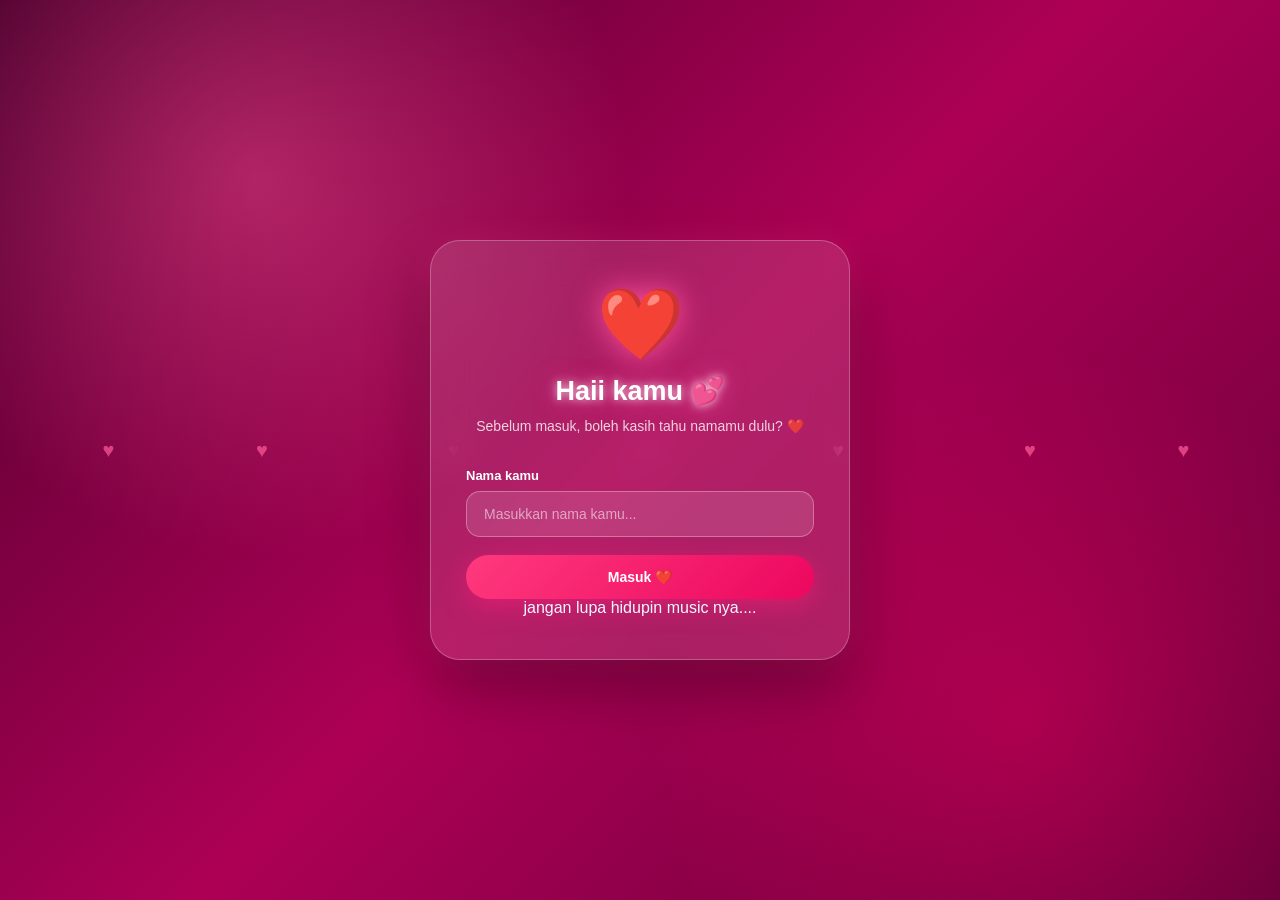
<file: index.html>
<!DOCTYPE html>
<html lang="id">

<head>
    <meta charset="UTF-8">
    <meta name="viewport" content="width=device-width, initial-scale=1.0">

    <title>for yaya ❤️</title>

    <style>
        * {
            margin: 0;
            padding: 0;
            box-sizing: border-box;
        }

        body {
            min-height: 100vh;
            display: flex;
            align-items: center;
            justify-content: center;
            padding: 20px;

            font-family: "DM Sans", Arial, sans-serif;

            background:
                radial-gradient(
                    circle at 20% 20%,
                    rgba(255, 80, 150, .45),
                    transparent 30%
                ),
                radial-gradient(
                    circle at 80% 80%,
                    rgba(255, 0, 100, .35),
                    transparent 30%
                ),
                linear-gradient(
                    135deg,
                    #4b002d,
                    #ad0055,
                    #650038
                );

            overflow: hidden;
        }


        /* =================================
           FLOATING BACKGROUND
        ================================= */

        .heart {
            position: fixed;

            color: #ff5c9a;

            font-size: 20px;

            opacity: .7;

            pointer-events: none;

            animation:
                float 6s linear infinite;
        }


        @keyframes float {

            0% {
                transform:
                    translateY(110vh)
                    rotate(0deg);

                opacity: 0;
            }

            15% {
                opacity: .8;
            }

            100% {
                transform:
                    translateY(-20vh)
                    rotate(360deg);

                opacity: 0;
            }
        }


        /* =================================
           LOGIN CARD
        ================================= */

        .login-card {

            width: min(420px, 100%);

            padding: 42px 35px;

            text-align: center;

            border:
                1px solid
                rgba(255,255,255,.25);

            border-radius: 30px;

            background:
                rgba(255,255,255,.12);

            backdrop-filter:
                blur(18px);

            box-shadow:
                0 25px 60px
                rgba(0,0,0,.35),

                0 0 35px
                rgba(255,50,140,.3);

            animation:
                cardIn .8s
                cubic-bezier(.17,.67,.35,1.3);
        }


        @keyframes cardIn {

            from {
                opacity: 0;

                transform:
                    translateY(40px)
                    scale(.9);
            }

            to {
                opacity: 1;

                transform:
                    translateY(0)
                    scale(1);
            }
        }


        /* =================================
           HEART
        ================================= */

        .main-heart {

            font-size: 70px;

            display: block;

            margin-bottom: 10px;

            animation:
                heartbeat 1.3s
                ease-in-out infinite;

            filter:
                drop-shadow(
                    0 0 15px
                    #ff4f98
                );
        }


        @keyframes heartbeat {

            0%,
            100% {
                transform: scale(1);
            }

            50% {
                transform: scale(1.15);
            }
        }


        /* =================================
           TITLE
        ================================= */

        h1 {

            color: white;

            font-size: 27px;

            margin-bottom: 8px;

            text-shadow:
                0 0 10px
                rgba(255,255,255,.8),

                0 0 25px
                rgba(255,80,160,.7);
        }


        .subtitle {

            color:
                rgba(255,255,255,.8);

            font-size: 14px;

            line-height: 1.6;

            margin-bottom: 30px;
        }


        /* =================================
           INPUT
        ================================= */

        .input-box {

            text-align: left;

            margin-bottom: 18px;
        }


        .input-box label {

            display: block;

            margin-bottom: 8px;

            color: white;

            font-size: 13px;

            font-weight: 600;
        }


        input {

            width: 100%;

            padding: 14px 17px;

            border:
                1px solid
                rgba(255,255,255,.3);

            border-radius: 14px;

            outline: none;

            background:
                rgba(255,255,255,.12);

            color: white;

            font-family: inherit;

            font-size: 14px;

            transition: .3s;
        }


        input::placeholder {

            color:
                rgba(255,255,255,.55);
        }


        input:focus {

            border-color:
                #ff5c9a;

            box-shadow:
                0 0 15px
                rgba(255,60,140,.35);

            background:
                rgba(255,255,255,.17);
        }


        /* =================================
           BUTTON
        ================================= */

        button {

            width: 100%;

            padding: 14px;

            border: none;

            border-radius: 30px;

            background:
                linear-gradient(
                    135deg,
                    #ff397d,
                    #ec075f
                );

            color: white;

            font-family: inherit;

            font-size: 14px;

            font-weight: 700;

            cursor: pointer;

            box-shadow:
                0 7px 25px
                rgba(255,30,120,.5);

            transition: .3s;
        }


        button:hover {

            transform:
                translateY(-3px)
                scale(1.02);

            box-shadow:
                0 10px 30px
                rgba(255,30,120,.75);
        }


        button:active {

            transform:
                scale(.97);
        }


        .error {

            display: none;

            margin-top: 12px;

            color: #ffb3cc;

            font-size: 12px;
        }


        /* =================================
           MOBILE
        ================================= */

        @media (max-width: 450px) {

            .login-card {
                padding: 35px 25px;
            }

            .main-heart {
                font-size: 60px;
            }

            h1 {
                font-size: 24px;
            }
        }
    </style>

</head>


<body>


    <!-- =================================
         BACKGROUND HEARTS
    ================================= -->

    <span class="heart" style="left:8%; animation-delay:0s;">♥</span>
    <span class="heart" style="left:20%; animation-delay:2s;">♥</span>
    <span class="heart" style="left:35%; animation-delay:4s;">♥</span>
    <span class="heart" style="left:50%; animation-delay:1s;">♥</span>
    <span class="heart" style="left:65%; animation-delay:3s;">♥</span>
    <span class="heart" style="left:80%; animation-delay:5s;">♥</span>
    <span class="heart" style="left:92%; animation-delay:2s;">♥</span>


    <!-- =================================
         LOGIN
    ================================= -->

    <div class="login-card">

        <span class="main-heart">
            ❤️
        </span>


        <h1>
            Haii kamu 💕
        </h1>


        <div class="subtitle">
            Sebelum masuk, boleh kasih tahu
            namamu dulu? ❤️
        </div>


        <form id="loginForm">

            <div class="input-box">

                <label for="nama">
                    Nama kamu
                </label>

                <input
                    type="text"
                    id="nama"
                    placeholder="Masukkan nama kamu..."
                    autocomplete="off"
                    maxlength="30"
                >

            </div>


            <button type="submit">
                Masuk ❤️
            </button>
            <p style="color: aliceblue; font-family: 'Gill Sans', 'Gill Sans MT', Calibri, 'Trebuchet MS', sans-serif;">jangan lupa hidupin music nya....</p>


            <div
                class="error"
                id="error"
            >
                Isi nama kamu dulu yaa 💕
            </div>

        </form>

    </div>


    <!-- =================================
         JAVASCRIPT
    ================================= -->

    <script>
    const form =
        document.getElementById(
            "loginForm"
        );

    const namaInput =
        document.getElementById(
            "nama"
        );

    const error =
        document.getElementById(
            "error"
        );

    form.addEventListener(
        "submit",
        function(event) {

            event.preventDefault();

            const nama =
                namaInput.value.trim();

            if (!nama) {

                error.style.display =
                    "block";

                namaInput.focus();

                return;

            }

            localStorage.setItem(
                "namaPacar",
                nama
            );

            localStorage.setItem(
                "playMusic",
                "true"
            );

            localStorage.setItem(
                "musicTime",
                "0"
            );

            window.location.href =
                "home.html";

        }
    );
</script>


</body>

</html>
</file>
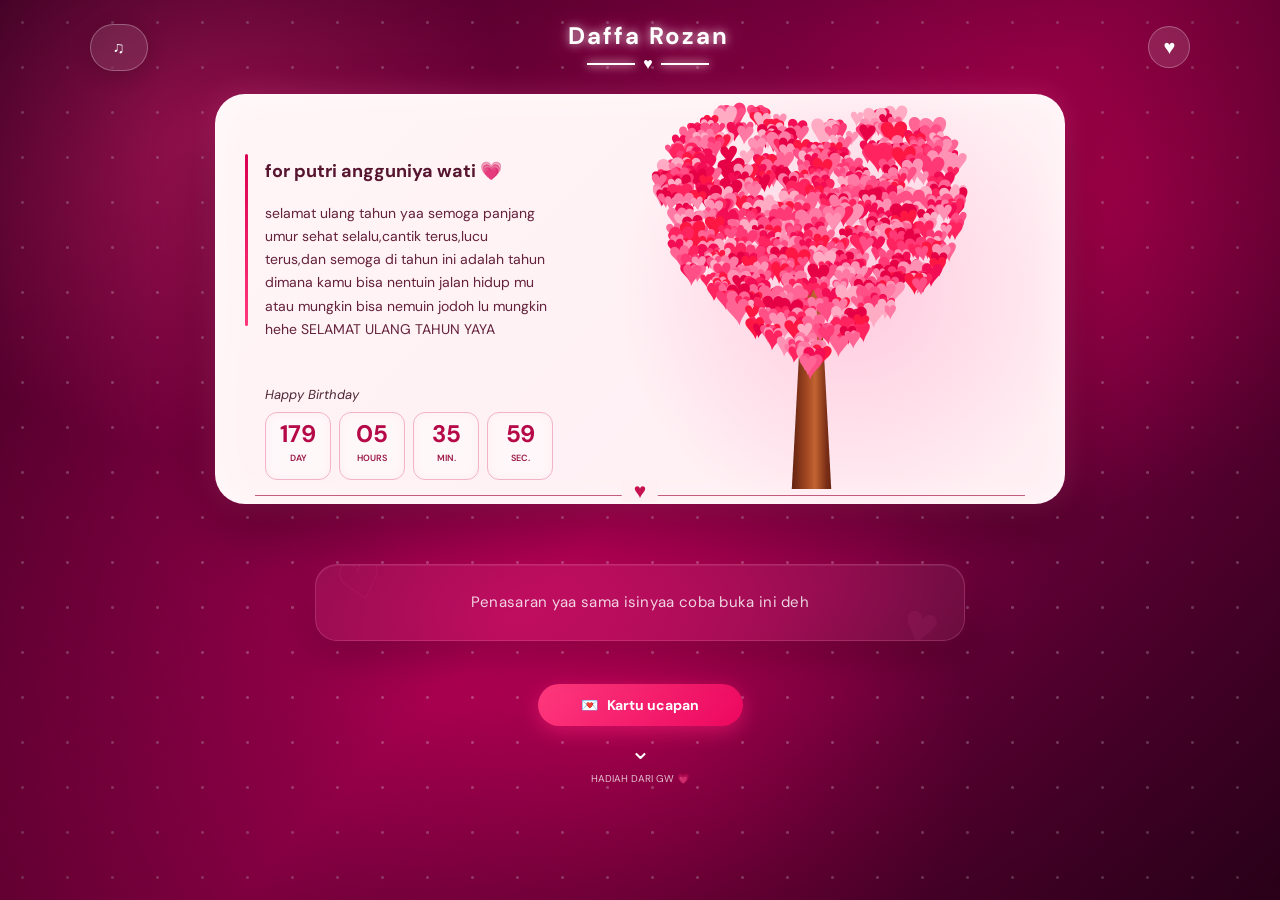
<file: home.html>
<!DOCTYPE html>
<html lang="id">
<head>
    <meta charset="UTF-8">
    <meta name="viewport" content="width=device-width, initial-scale=1.0">

    <title>For You ❤️</title>

    <link rel="preconnect" href="https://fonts.googleapis.com">
    <link rel="preconnect" href="https://fonts.gstatic.com" crossorigin>
    <link href="https://fonts.googleapis.com/css2?family=DM+Sans:wght@400;500;600;700&family=Dancing+Script:wght@500;600;700&display=swap" rel="stylesheet">

    <link rel="stylesheet" href="css.css">
    <style>
        /* =================================
   POPUP OVERLAY
================================= */

.popup {
    position: fixed;
    inset: 0;

    display: flex;
    align-items: center;
    justify-content: center;

    padding: 20px;

    background:
        radial-gradient(
            circle at 50% 50%,
            rgba(255, 45, 130, .15),
            transparent 45%
        ),
        rgba(15, 0, 10, .78);

    backdrop-filter: blur(10px);

    opacity: 0;
    visibility: hidden;

    transition: .4s ease;

    z-index: 9999;
}

.popup.active {
    opacity: 1;
    visibility: visible;
}


/* =================================
   POPUP CARD
================================= */

.popup-content {
    position: relative;

    width: min(440px, 100%);

    padding: 42px 35px 32px;

    text-align: center;

    border-radius: 32px;

    background:
        linear-gradient(
            145deg,
            rgba(100, 0, 55, .96),
            rgba(35, 0, 25, .98)
        );

    border:
        1px solid
        rgba(255, 140, 190, .25);

    box-shadow:
        0 35px 100px rgba(0, 0, 0, .65),
        0 0 50px rgba(255, 40, 140, .18),
        inset 0 1px 0 rgba(255,255,255,.12);

    transform:
        translateY(30px)
        scale(.88);

    transition:
        .5s cubic-bezier(.17,.67,.35,1.25);

    overflow: hidden;
}


/* popup muncul */

.popup.active .popup-content {
    transform:
        translateY(0)
        scale(1);
}


/* =================================
   GLOW DECORATION
================================= */

.popup-content::before {
    content: "";

    position: absolute;

    width: 180px;
    height: 180px;

    top: -90px;
    left: 50%;

    transform: translateX(-50%);

    background:
        rgba(255, 50, 140, .22);

    border-radius: 50%;

    filter: blur(45px);

    pointer-events: none;
}


.popup-content::after {
    content: "♡  ✦  ♡";

    position: absolute;

    top: 18px;
    left: 0;
    right: 0;

    color:
        rgba(255, 150, 195, .35);

    font-size: 12px;

    letter-spacing: 8px;

    pointer-events: none;
}


/* =================================
   CLOSE BUTTON
================================= */

.popup .close {
    position: absolute;

    top: 15px;
    right: 17px;

    width: 35px;
    height: 35px;

    padding: 0;

    display: flex;
    align-items: center;
    justify-content: center;

    border-radius: 50%;

    border:
        1px solid
        rgba(255,255,255,.15);

    background:
        rgba(255,255,255,.08);

    color:
        rgba(255,255,255,.75);

    font-size: 23px;

    line-height: 1;

    box-shadow: none;

    transition: .3s;

    z-index: 5;
}

.popup .close:hover {
    transform: rotate(90deg);

    background:
        rgba(255,80,150,.2);

    color: white;
}


/* =================================
   BIG HEART
================================= */

.big-heart {
    position: relative;

    display: inline-flex;

    align-items: center;
    justify-content: center;

    width: 90px;
    height: 90px;

    margin: 5px auto 15px;

    font-size: 50px;

    border-radius: 50%;

    background:
        radial-gradient(
            circle,
            rgba(255,80,160,.22),
            rgba(255,80,160,.05)
        );

    box-shadow:
        0 0 30px
        rgba(255,50,140,.25);

    animation:
        popupHeart 1.8s
        ease-in-out
        infinite;
}

@keyframes popupHeart {

    0%, 100% {
        transform: scale(1);
    }

    50% {
        transform: scale(1.08);
    }
}


/* =================================
   TITLE
================================= */

.popup-content h2 {
    margin: 0;

    color: white;

    font-family:
        "Dancing Script",
        cursive;

    font-size: 36px;

    font-weight: 700;

    text-shadow:
        0 0 12px rgba(255,255,255,.35),
        0 0 25px rgba(255,60,150,.5);
}


/* =================================
   TEXT
================================= */

.popup-text {
    margin: 12px auto 25px;

    max-width: 330px;

    color:
        rgba(255,255,255,.68);

    font-size: 13px;

    line-height: 1.8;
}


/* =================================
   MEMORY PREVIEW
================================= */

.memory-preview {
    position: relative;

    display: flex;

    align-items: center;

    gap: 15px;

    padding: 16px 18px;

    margin: 0 auto 20px;

    width: 100%;

    text-align: left;

    border-radius: 20px;

    background:
        linear-gradient(
            135deg,
            rgba(255,100,165,.13),
            rgba(255,255,255,.035)
        );

    border:
        1px solid
        rgba(255,130,180,.16);

    box-shadow:
        inset 0 1px 0
        rgba(255,255,255,.06);

    transition: .3s;
}

.memory-preview:hover {
    transform: translateY(-2px);

    border-color:
        rgba(255,130,180,.3);

    background:
        rgba(255,80,150,.12);
}


.memory-preview > span {
    display: flex;

    align-items: center;
    justify-content: center;

    width: 48px;
    height: 48px;

    flex-shrink: 0;

    border-radius: 14px;

    background:
        rgba(255,80,150,.12);

    font-size: 24px;

    box-shadow:
        0 0 18px
        rgba(255,50,140,.15);
}


.memory-preview div {
    display: flex;

    flex-direction: column;

    gap: 4px;
}


.memory-preview strong {
    color: white;

    font-size: 14px;
}


.memory-preview small {
    color:
        rgba(255,255,255,.48);

    font-size: 11px;
}


/* =================================
   MEMORY BUTTON
================================= */

.memory-btn {
    position: relative;

    width: 100%;

    padding: 15px 20px;

    border: 1px solid
        rgba(255,180,210,.2);

    border-radius: 30px;

    background:
        linear-gradient(
            135deg,
            #ff5798,
            #e80060
        );

    color: white;

    font-family: inherit;

    font-size: 13px;

    font-weight: 700;

    cursor: pointer;

    box-shadow:
        0 10px 30px
        rgba(255,30,120,.35);

    transition: .3s;

    overflow: hidden;
}


.memory-btn::before {
    content: "";

    position: absolute;

    top: 0;
    left: -100%;

    width: 70%;
    height: 100%;

    background:
        linear-gradient(
            90deg,
            transparent,
            rgba(255,255,255,.25),
            transparent
        );

    transform: skewX(-20deg);

    transition: .6s;
}


.memory-btn:hover::before {
    left: 130%;
}


.memory-btn:hover {
    transform:
        translateY(-3px);

    box-shadow:
        0 15px 35px
        rgba(255,30,120,.5);
}


.memory-btn:active {
    transform: scale(.97);
}


/* =================================
   FOOTER
================================= */

.popup-content h3 {
    margin-top: 20px;

    color:
        rgba(255,150,195,.75);

    font-family:
        "Dancing Script",
        cursive;

    font-size: 20px;

    font-weight: 500;
}
    </style>
</head>

<body>

   
    <div class="background-hearts"></div>
    <div class="sparkles"></div>

    <!-- HEADER -->
    <header>
        <button class="music-btn" onclick="toggleMusic()">
            ♫ <span></span>
        </button>

        <div class="logo">
            <h1>Daffa Rozan</h1>
            <div class="logo-line">
                <i></i>
                ♥
                <i></i>
            </div>
        </div>

        <button class="heart-btn">♥</button>
    </header>


    <!-- MAIN CARD -->
    <main>

        <section class="card">

            <!-- TEXT -->
            <div class="text-content">

                <div class="line"></div>

                <h2>
                    for putri angguniya wati
                    <span>💗</span>
                </h2>

                <p>
                   selamat ulang tahun yaa semoga panjang umur 
                   sehat selalu,cantik terus,lucu terus,dan semoga di tahun ini 
                   adalah tahun dimana kamu bisa nentuin jalan hidup mu 
                   atau mungkin bisa nemuin jodoh lu mungkin hehe
                   SELAMAT ULANG TAHUN YAYA 
                </p>

            </div>


            <!-- TREE -->
            <div class="tree-area">

                <div class="tree">

                    <!-- BATANG -->
                    <div class="trunk"></div>

                    <!-- DAUN / HATI -->
                    <div class="love-leaves"></div>

                </div>

            </div>


            <!-- COUNTDOWN -->
            <div class="countdown">

                <p>Happy Birthday</p>

                <div class="time-boxes">

                    <div class="time-box">
                        <strong id="days">00</strong>
                        <span>DAY</span>
                    </div>

                    <div class="time-box">
                        <strong id="hours">00</strong>
                        <span>HOURS</span>
                    </div>

                    <div class="time-box">
                        <strong id="minutes">00</strong>
                        <span>MIN.</span>
                    </div>

                    <div class="time-box">
                        <strong id="seconds">00</strong>
                        <span>SEC.</span>
                    </div>

                </div>

            </div>

            <div class="bottom-line">
                <span>♥</span>
            </div>

        </section>


        <!-- MESSAGE -->
        <section class="message-section">


            <div class="message-box">

                <p>
                   Penasaran yaa sama isinyaa coba buka ini deh
                </p>

            </div>

           <button class="gift-btn" onclick="openGift()">
                💌 &nbsp; Kartu ucapan
            </button>

            <div class="down-arrow">
                ⌄
            </div>

            <p class="footer-text">
                HADIAH DARI GW 💗
            </p>

        </section>

    </main>


    <!-- POPUP -->
    <div class="popup" id="popup">

        <div class="popup-content">

            <button class="close" onclick="closeGift()">×</button>

            <div class="big-heart">
                💗
            </div>

            <h2>Happy Birthday! 🎂</h2>

            <p class="popup-text">
                Ada satu hal kecil lagi yang aku siapin
                buat kamu...
                <br>
                semoga kamu suka 💕
            </p>

            <div class="memory-preview">

                <span>📸</span>

                <div>
                    <strong>Kenang-kenangan</strong>

                    <small>
                        Sedikit alur cerita duo anomali bertemu
                    </small>
                </div>

            </div>

            <button
                class="memory-btn"
                onclick="window.location.href='kenangan.html'"
            >
                💌 &nbsp; Buka isinya
            </button>

            <h3>
                keep strong yaya 💕
            </h3>

        </div>

    </div>

    <!-- AUDIO -->
    <audio id="music" loop>
        <source src="song.mp3" type="audio/mpeg">
    </audio>

    <script src="js.js"></script>

    <script>
function openGift() {
    document.getElementById("popup").classList.add("active");
}

function closeGift() {
    document.getElementById("popup").classList.remove("active");
}
</script>

</body>
</html>
</file>
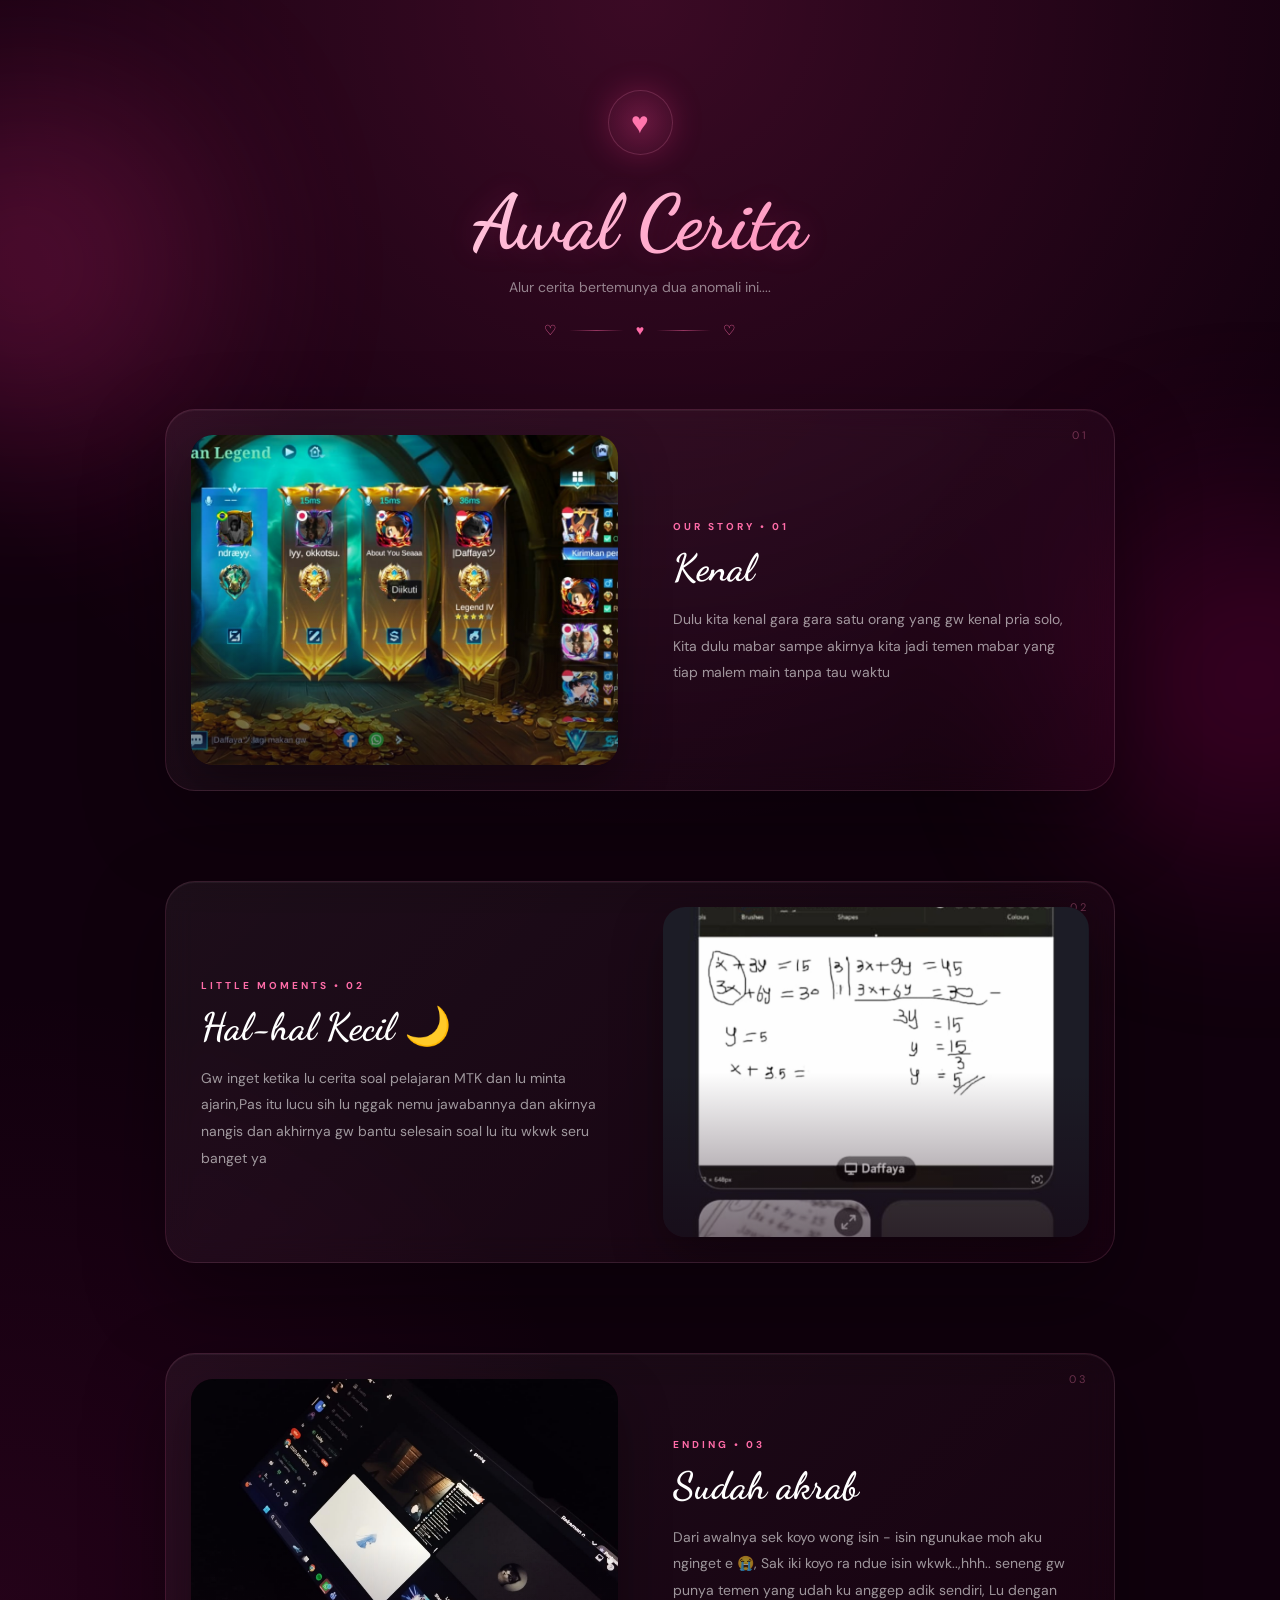
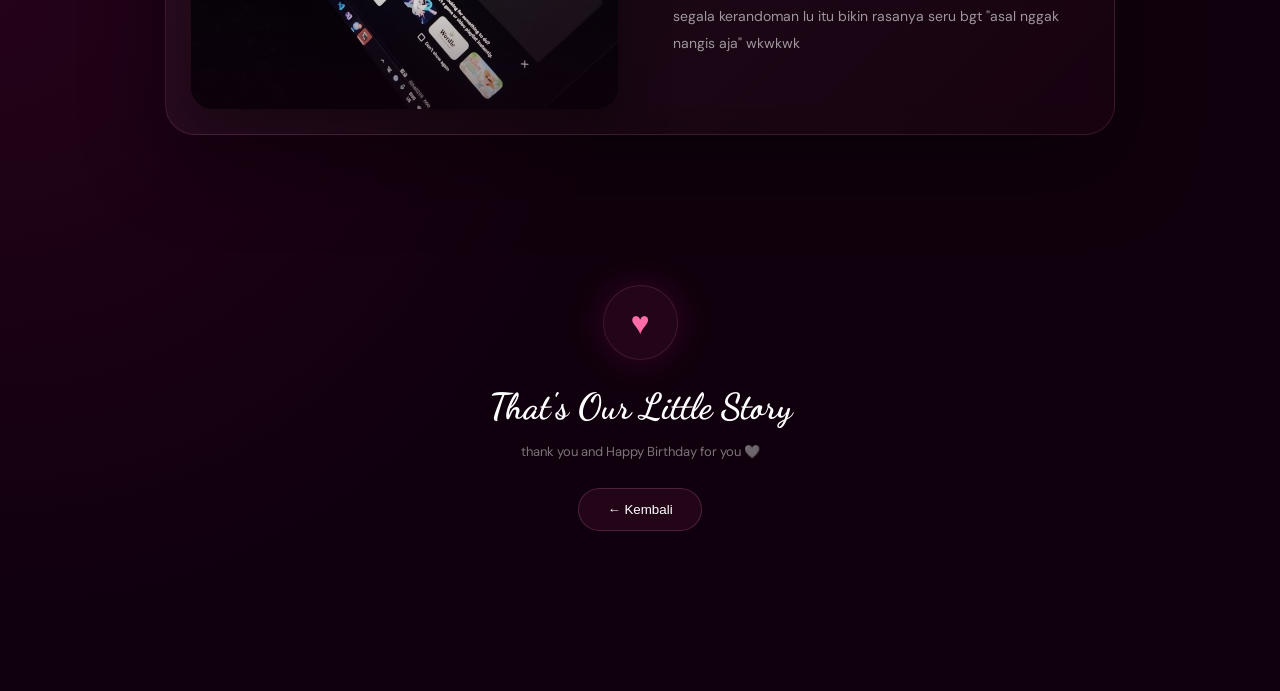
<file: kenangan.html>
<!DOCTYPE html>
<html lang="id">
<head>
    <meta charset="UTF-8">
    <meta name="viewport" content="width=device-width, initial-scale=1.0">

    <title>Kenang-kenangan💗</title>

    <link rel="preconnect" href="https://fonts.googleapis.com">
    <link rel="preconnect" href="https://fonts.gstatic.com" crossorigin>

    <link href="https://fonts.googleapis.com/css2?family=DM+Sans:wght@400;500;600;700&family=Dancing+Script:wght@500;600;700&display=swap" rel="stylesheet">

    <link rel="stylesheet" href="kenangan.css">
</head>

<body>

    <!-- BACKGROUND LOVE -->
    <div class="floating-hearts"></div>

    <!-- GLOW -->
    <div class="bg-glow glow-1"></div>
    <div class="bg-glow glow-2"></div>

    <!-- HEADER -->
    <header class="memory-header">

        <div class="mini-heart">♥</div>

        <h1>Awal Cerita</h1>

        <p>
            Alur cerita bertemunya dua anomali ini....
        </p>

        <div class="header-line">
            <span>♡</span>
            <i></i>
            <span>♥</span>
            <i></i>
            <span>♡</span>
        </div>

    </header>


    <!-- CONTENT -->
    <main class="memory-container">

        <!-- CARD 1 -->
        <article class="memory-card">

            <div class="memory-number">01</div>

            <div class="memory-image">
                <img src="foto1.jpeg" alt="Kenangan pertama">
                <div class="image-overlay"></div>
            </div>

            <div class="memory-content">

                <span class="memory-date">OUR STORY • 01</span>

                <h2>Kenal</h2>

                <p>
                   Dulu kita kenal gara gara satu orang yang gw kenal pria solo,
                   Kita dulu mabar sampe akirnya kita jadi temen mabar yang tiap malem 
                   main tanpa tau waktu 
                </p>

            </div>

        </article>


        <!-- CARD 2 -->
        <article class="memory-card reverse">

            <div class="memory-number">02</div>

            <div class="memory-image">
                <img src="foto2.jpeg" alt="Kenangan bersama">
                <div class="image-overlay"></div>
            </div>

            <div class="memory-content">

                <span class="memory-date">LITTLE MOMENTS • 02</span>

                <h2>Hal-hal Kecil 🌙</h2>

                <p>
                   Gw inget ketika lu cerita soal pelajaran MTK 
                   dan lu minta ajarin,Pas itu lucu sih lu nggak nemu jawabannya dan akirnya nangis
                   dan akhirnya gw bantu selesain soal lu itu wkwk seru banget ya
                </p>

            </div>

        </article>


        <!-- CARD 3 -->
        <article class="memory-card">

            <div class="memory-number">03</div>

            <div class="memory-image">
                <img src="foto3.jpeg" alt="Kenangan hari ini">
                <div class="image-overlay"></div>
            </div>

            <div class="memory-content">

                <span class="memory-date">ENDING • 03</span>

                <h2>Sudah akrab</h2>

                <p>
                    Dari awalnya sek koyo wong isin - isin ngunukae moh aku nginget e 😭,
                    Sak iki koyo ra ndue isin wkwk..,hhh.. seneng gw punya temen yang udah ku anggep adik sendiri,
                    Lu dengan segala kerandoman lu itu bikin rasanya seru bgt "asal nggak nangis aja" wkwkwk

                </p>

            </div>

        </article>


        <!-- END -->
        <section class="memory-end">

            <div class="end-heart">♥</div>

            <h2>That's Our Little Story</h2>

            <p>
                thank you and Happy Birthday for you 🤍
            </p>

            <button onclick="window.location.href='home.html'">
                ← Kembali
            </button>

        </section>

    </main>

    <audio id="music" loop>
        <source src="song.mp3" type="audio/mpeg">
    </audio>

    <script>
    const music = document.getElementById("music");

    window.addEventListener("load", () => {
        const savedTime = localStorage.getItem("musicTime");

        if (savedTime) {
            music.currentTime = parseFloat(savedTime);
        }

        music.volume = 0.5;

        music.play().catch(() => {
            console.log("Autoplay diblokir browser.");
        });
    });
    </script>

    <script src="kenangan.js"></script>
   

</body>
</html>
</file>
<file: css.css>
/* ========================================
   RESET
======================================== */

* {
    margin: 0;
    padding: 0;
    box-sizing: border-box;
}


:root {

    --pink: #ff176b;
    --pink-light: #ff5c9a;
    --pink-soft: #ff9fc3;
    --pink-dark: #8d004e;

    --red: #e60046;

    --cream: #fff4f7;
    --cream-dark: #ffe7ef;

    --text-dark: #52152e;
    --text-pink: #c51150;
}


html {
    scroll-behavior: smooth;
}


body {

    min-height: 100vh;

    overflow-x: hidden;

    font-family:
        "DM Sans",
        sans-serif;

    color: white;

    position: relative;

    background:

        radial-gradient(
            circle at 15% 15%,
            rgba(255, 40, 130, .55),
            transparent 24%
        ),

        radial-gradient(
            circle at 85% 20%,
            rgba(255, 0, 100, .40),
            transparent 25%
        ),

        radial-gradient(
            circle at 50% 80%,
            rgba(255, 0, 100, .30),
            transparent 35%
        ),

        linear-gradient(
            135deg,
            #4b002d 0%,
            #78003e 25%,
            #ad0055 52%,
            #650038 75%,
            #350020 100%
        );
}


/* ========================================
   STARS
======================================== */

body::before {

    content: "";

    position: fixed;

    inset: 0;

    pointer-events: none;

    background-image:

        radial-gradient(
            circle,
            rgba(255,255,255,.9) 1px,
            transparent 2px
        );

    background-size:
        45px 45px;

    opacity: .30;

    animation:
        starsMove 15s linear infinite;

    z-index: 0;
}


body::after {

    content: "";

    position: fixed;

    inset: 0;

    pointer-events: none;

    background:

        radial-gradient(
            ellipse at center,
            transparent 30%,
            rgba(25,0,15,.42) 100%
        );

    z-index: 1;
}


@keyframes starsMove {

    from {
        transform:
            translateY(0);
    }

    to {
        transform:
            translateY(45px);
    }
}


/* ========================================
   HEADER
======================================== */

header {

    width: 100%;

    min-height: 90px;

    padding:
        20px 7%;

    display: flex;

    align-items: center;

    justify-content: space-between;

    position: relative;

    z-index: 20;
}


/* ========================================
   MUSIC
======================================== */

.music-btn {

    padding:
        12px 22px;

    border:
        1px solid
        rgba(255,255,255,.28);

    border-radius: 30px;

    background:
        rgba(255,255,255,.10);

    backdrop-filter:
        blur(12px);

    color: white;

    font-family: inherit;

    font-size: 16px;

    cursor: pointer;

    transition:
        .3s ease;

    box-shadow:
        0 5px 20px
        rgba(0,0,0,.15);
}


.music-btn:hover {

    background:
        rgba(255,255,255,.20);

    transform:
        translateY(-2px);
}


.music-btn.playing {

    box-shadow:
        0 0 20px
        rgba(255,70,150,.8);

    animation:
        musicPulse 1.2s
        ease-in-out infinite;
}


@keyframes musicPulse {

    0%,
    100% {
        box-shadow:
            0 0 10px
            rgba(255,70,150,.5);
    }

    50% {
        box-shadow:
            0 0 25px
            rgba(255,70,150,1);
    }
}


@media (max-width: 600px) {

    .music-btn {

        padding:
            11px 18px;

        font-size: 16px;
    }
}


.heart-btn {

    width: 42px;
    height: 42px;

    border:
        1px solid
        rgba(255,255,255,.28);

    border-radius: 50%;

    background:
        rgba(255,255,255,.12);

    backdrop-filter:
        blur(12px);

    color: white;

    font-size: 20px;

    cursor: pointer;

    transition:
        .3s ease;
}


.heart-btn:hover {

    transform:
        scale(1.1);

    background:
        rgba(255,255,255,.22);
}


/* ========================================
   LOGO
======================================== */

.logo {

    text-align: center;
}


.logo h1 {

    font-size: 24px;

    letter-spacing: 2px;

    font-weight: 700;

    text-shadow:

        0 0 10px
        rgba(255,255,255,.8),

        0 0 25px
        rgba(255,80,160,.6);
}


.logo-line {

    display: flex;

    align-items: center;

    justify-content: center;

    gap: 8px;

    margin-top: 2px;
}


.logo-line i {

    width: 48px;

    height: 2px;

    display: block;

    background: white;

    box-shadow:

        0 0 8px white,

        0 0 15px
        #ff5c9a;
}


/* ========================================
   MAIN
======================================== */

main {

    width: 100%;

    max-width: 850px;

    margin:
        0 auto;

    padding:
        0 0 50px;

    position: relative;

    z-index: 10;
}


/* ========================================
   CARD
======================================== */

.card {

    position: relative;

    width: 100%;

    height: 410px;

    overflow: hidden;

    border-radius: 30px;

    background:

        radial-gradient(
            circle at 75% 48%,
            rgba(255,190,215,.75),
            transparent 35%
        ),

        linear-gradient(
            135deg,
            #fff5f7,
            #ffeef3
        );

    color:
        var(--text-dark);

    box-shadow:

        0 25px 60px
        rgba(0,0,0,.35),

        0 0 30px
        rgba(255,80,160,.3),

        inset 0 0 40px
        rgba(255,255,255,.6);

    animation:
        cardIn 1s
        cubic-bezier(.2,.7,.3,1);
}


@keyframes cardIn {

    from {

        opacity: 0;

        transform:
            translateY(35px)
            scale(.97);
    }

    to {

        opacity: 1;

        transform:
            translateY(0)
            scale(1);
    }
}


/* ========================================
   TEXT
======================================== */

.text-content {

    position: absolute;

    left: 50px;

    top: 65px;

    width: 38%;

    z-index: 10;
}


.text-content .line {

    position: absolute;

    left: -20px;

    top: -5px;

    width: 3px;

    height: 172px;

    border-radius: 10px;

    background:

        linear-gradient(
            to bottom,
            #d90051,
            #ff397d
        );
}


.text-content h2 {

    margin-bottom: 18px;

    font-size: 18px;

    line-height: 1.4;

    font-weight: 700;

    color:
        #57162f;
}


.text-content h2 span {

    display: inline-block;

    animation:
        heartBeat 1.4s
        ease-in-out infinite;
}


@keyframes heartBeat {

    0%,
    100% {
        transform:
            scale(1);
    }

    50% {
        transform:
            scale(1.25);
    }
}


.text-content p {

    max-width: 285px;

    font-size: 14px;

    line-height: 1.65;

    color:
        #64213b;
}


/* ========================================
   TREE AREA
======================================== */

.tree-area {

    position: absolute;

    right: -10px;

    bottom: 15px;

    width: 62%;

    height: 380px;

    z-index: 4;
}


.tree {

    position: absolute;

    left: 50%;

    bottom: 0;

    width: 430px;

    height: 390px;

    transform:
        translateX(-50%);
}


/* ========================================
   TRUNK
======================================== */

.trunk {

    position: absolute;

    left: 50%;

    bottom: 0;

    width: 58px;

    height: 205px;

    transform:
        translateX(-50%)
        scaleY(0);

    transform-origin:
        bottom;

    background:

        linear-gradient(
            90deg,
            #481307 0%,
            #6e2814 20%,
            #a74b24 43%,
            #c26532 55%,
            #7b2e16 75%,
            #461207 100%
        );

    clip-path:
        polygon(
            35% 0,
            65% 0,
            84% 100%,
            16% 100%
        );

    filter:
        drop-shadow(
            0 4px 4px
            rgba(70,0,0,.25)
        );

    animation:
        trunkGrow 1.5s
        ease-out forwards;
}


@keyframes trunkGrow {

    to {

        transform:
            translateX(-50%)
            scaleY(1);
    }
}


/* ========================================
   LOVE LEAVES
======================================== */

.love-leaves {
    position: absolute;
    left: 50%;
    top: 0;

    width: 430px;
    height: 310px;

    transform: translateX(-50%);

    pointer-events: none;

    z-index: 5;
}


/* ========================================
   LOVE / DAUN
======================================== */

.love {
    position: absolute;

    display: block;

    line-height: 1;

    opacity: 0;

    user-select: none;

    pointer-events: none;

    transform:
        translate(-50%, -50%)
        translateY(-35px)
        rotate(var(--rotation))
        scale(.65);
}

.love.alive {
    animation:
        leafAppear
        1.15s
        cubic-bezier(.22, 1, .36, 1)
        forwards;
}

@keyframes leafAppear {

    0% {
        opacity: 0;

        transform:
            translate(-50%, -50%)
            translateY(-35px)
            rotate(var(--rotation))
            scale(.65);
    }

    45% {
        opacity: .75;

        transform:
            translate(-50%, -50%)
            translateY(6px)
            rotate(var(--rotation))
            scale(1.08);
    }

    70% {
        opacity: .95;

        transform:
            translate(-50%, -50%)
            translateY(-2px)
            rotate(var(--rotation))
            scale(.96);
    }

    100% {
        opacity: 1;

        transform:
            translate(-50%, -50%)
            translateY(0)
            rotate(var(--rotation))
            scale(var(--scale));
    }
}


/* ========================================
   COUNTDOWN
======================================== */

.countdown {

    position: absolute;

    left: 50px;

    bottom: 24px;

    z-index: 20;
}


.countdown > p {

    margin-bottom: 9px;

    font-size: 13px;

    font-style: italic;

    color:
        #4d2535;
}


.time-boxes {

    display: flex;

    gap: 8px;
}


.time-box {

    width: 66px;

    min-height: 68px;

    padding:
        7px 3px;

    border:
        1px solid
        #f2b4c8;

    border-radius: 12px;

    background:
        rgba(255,255,255,.40);

    text-align: center;

    box-shadow:

        inset 0 0 10px
        rgba(255,100,150,.08);
}


.time-box strong {

    display: block;

    color:
        #b50948;

    font-size: 24px;

    line-height: 1.15;

    font-weight: 700;
}


.time-box span {

    display: block;

    margin-top: 4px;

    color:
        #9c1948;

    font-size: 9px;

    font-weight: 600;
}


/* ========================================
   BOTTOM LINE
======================================== */

.bottom-line {

    position: absolute;

    left: 40px;

    right: 40px;

    bottom: 8px;

    height: 1px;

    background:
        rgba(170,30,75,.7);

    z-index: 20;
}


.bottom-line span {

    position: absolute;

    left: 50%;

    top: -14px;

    transform:
        translateX(-50%);

    padding:
        0 12px;

    background:
        #fff0f4;

    color:
        #c51150;

    font-size: 21px;

    line-height: 1;
}


/* ========================================
   MESSAGE
======================================== */

.message-section {

    padding:
        35px 0 20px;

    text-align: center;
}


.script-title {

    margin-bottom: 22px;

    font-family:
        "Dancing Script",
        cursive;

    font-size: 42px;

    color: white;

    text-shadow:

        0 0 10px #ff4f98,

        0 0 25px #ff176b;
}


.message-box {
    position: relative;
    width: min(650px, 90%);
    margin: 25px auto;
    padding: 24px 30px;
    text-align: center;
    border-radius: 22px;
    background: linear-gradient(
        135deg,
        rgba(255, 105, 170, .12),
        rgba(255, 255, 255, .05)
    );
    border: 1px solid rgba(255, 140, 190, .22);
    box-shadow:
        0 15px 40px rgba(0, 0, 0, .25),
        0 0 25px rgba(255, 50, 140, .12),
        inset 0 1px 0 rgba(255, 255, 255, .08);
    backdrop-filter: blur(12px);
    overflow: hidden;
    transition: .4s ease;
}

.message-box::before {
    content: "♡";
    position: absolute;
    top: -20px;
    left: 20px;
    font-size: 55px;
    color: rgba(255, 100, 170, .08);
    transform: rotate(-15deg);
}

.message-box::after {
    content: "♥";
    position: absolute;
    right: 25px;
    bottom: -25px;
    font-size: 60px;
    color: rgba(255, 100, 170, .07);
    transform: rotate(15deg);
}

.message-box:hover {
    transform: translateY(-5px);
    border-color: rgba(255, 130, 180, .4);
    box-shadow:
        0 20px 50px rgba(0, 0, 0, .3),
        0 0 35px rgba(255, 50, 140, .2);
}

.message-box p {
    position: relative;
    z-index: 2;
    margin: 0;
    color: rgba(255, 255, 255, .82);
    font-size: 15px;
    line-height: 1.8;
    letter-spacing: .3px;
}

@media (max-width: 600px) {
    .message-box {
        width: 92%;
        padding: 20px;
    }

    .message-box p {
        font-size: 13px;
    }
}


/* ========================================
   GIFT BUTTON
======================================== */

.gift-btn {

    margin-top: 18px;

    min-width: 205px;

    padding:
        12px 28px;

    border: 0;

    border-radius: 30px;

    background:

        linear-gradient(
            135deg,
            #ff397d,
            #ec075f
        );

    color: white;

    font-family: inherit;

    font-size: 14px;

    font-weight: 700;

    cursor: pointer;

    box-shadow:

        0 5px 20px
        rgba(255,30,120,.55);

    transition:
        .25s ease;
}


.gift-btn:hover {

    transform:
        translateY(-3px)
        scale(1.03);

    box-shadow:

        0 8px 30px
        rgba(255,30,120,.8);
}


.gift-btn:active {

    transform:
        scale(.97);
}


/* ========================================
   FOOTER
======================================== */

.down-arrow {

    margin-top: 8px;

    font-size: 25px;

    animation:
        arrowMove 1.5s
        ease-in-out infinite;
}


@keyframes arrowMove {

    0%,
    100% {
        transform:
            translateY(0);
    }

    50% {
        transform:
            translateY(7px);
    }
}


.footer-text {

    margin-top: 5px;

    font-size: 10px;

    opacity: .75;
}


/* ========================================
   FLOATING HEARTS
======================================== */

.floating-heart {

    position: fixed;

    left: 0;

    bottom: -50px;

    z-index: 50;

    pointer-events: none;

    user-select: none;

    filter:
        drop-shadow(
            0 0 7px
            currentColor
        );

    animation:
        floatHeart linear forwards;
}


@keyframes floatHeart {

    0% {

        transform:
            translateY(0)
            rotate(-10deg)
            scale(.7);

        opacity: 0;
    }

    10% {
        opacity: .85;
    }

    50% {

        transform:
            translateY(-55vh)
            rotate(12deg)
            scale(1);
    }

    100% {

        transform:
            translateY(-120vh)
            rotate(-15deg)
            scale(.8);

        opacity: 0;
    }
}


/* ========================================
   GIFT EXPLOSION
======================================== */

.gift-heart {

    position: fixed;

    left: 50%;

    top: 55%;

    z-index: 9999;

    pointer-events: none;

    font-size: 25px;

    transform:
        translate(-50%, -50%)
        scale(0);

    animation:
        giftExplosion 1.4s
        cubic-bezier(.15,.8,.3,1)
        forwards;

    filter:
        drop-shadow(
            0 0 8px
            currentColor
        );
}


@keyframes giftExplosion {

    0% {

        opacity: 1;

        transform:
            translate(-50%, -50%)
            scale(0);
    }

    20% {

        transform:

            translate(
                calc(-50% + var(--x) * .25),
                calc(-50% + var(--y) * .25)
            )

            scale(1.2);
    }

    100% {

        opacity: 0;

        transform:

            translate(
                calc(-50% + var(--x)),
                calc(-50% + var(--y))
            )

            scale(.5);
    }
}


/* ========================================
   POPUP
======================================== */

.popup {

    position: fixed;

    inset: 0;

    display: none;

    align-items: center;

    justify-content: center;

    padding: 20px;

    background:
        rgba(35,0,22,.78);

    backdrop-filter:
        blur(12px);

    z-index: 1000;
}


.popup.show {
    animation:
        popupBackground .3s ease;
}


@keyframes popupBackground {

    from {
        opacity: 0;
    }

    to {
        opacity: 1;
    }
}


.popup-content {

    position: relative;

    width:
        min(450px, 94%);

    padding:
        35px 28px;

    border-radius: 25px;

    background:

        linear-gradient(
            135deg,
            #fff8fa,
            #ffeaf1
        );

    color:
        #4b172b;

    text-align: center;

    box-shadow:

        0 20px 60px
        rgba(0,0,0,.35),

        0 0 35px
        rgba(255,60,140,.45);

    animation:
        popup .55s
        cubic-bezier(.17,.67,.35,1.4);
}


@keyframes popup {

    from {

        opacity: 0;

        transform:
            scale(.65)
            rotate(-5deg);
    }

    to {

        opacity: 1;

        transform:
            scale(1)
            rotate(0);
    }
}


.close {

    position: absolute;

    top: 10px;

    right: 16px;

    border: none;

    background:
        transparent;

    color: #777;

    font-size: 28px;

    cursor: pointer;
}


.big-heart {

    font-size: 65px;

    animation:
        heartBeat 1s
        ease-in-out infinite;
}


.popup-content h2 {

    margin:
        8px 0 15px;

    color:
        #d30b50;
}


.popup-content p {

    margin:
        10px 0;

    line-height: 1.7;
}


.popup-content h3 {

    margin-top: 18px;

    color:
        #d30b50;
}


/* ========================================
   RESPONSIVE
======================================== */

@media (max-width: 700px) {

    header {

        min-height: 75px;

        padding:
            16px 15px;
    }


    .logo h1 {
        font-size: 19px;
    }


    .logo-line i {
        width: 32px;
    }


    .music-btn {

        padding:
            8px 13px;

        font-size: 12px;
    }


    .heart-btn {

        width: 38px;
        height: 38px;

        font-size: 18px;
    }


    main {

        padding:
            0 12px 35px;
    }


    .card {

        height: 620px;

        border-radius: 25px;
    }


    .text-content {

        left: 32px;

        top: 35px;

        width:
            calc(100% - 64px);
    }


    .text-content .line {

        left: -13px;

        height: 120px;
    }


    .text-content h2 {

        font-size: 16px;

        margin-bottom: 12px;
    }


    .text-content p {

        max-width: 250px;

        font-size: 12px;

        line-height: 1.55;
    }


    .tree-area {

        left: 0;

        right: 0;

        bottom: 105px;

        width: 100%;

        height: 330px;
    }


    .tree {

        width: 360px;

        height: 330px;

        transform:
            translateX(-50%)
            scale(.84);

        transform-origin:
            bottom center;
    }


    .countdown {

        left: 25px;

        bottom: 24px;
    }


    .countdown > p {

        font-size: 12px;

        margin-bottom: 7px;
    }


    .time-boxes {

        gap: 5px;
    }


    .time-box {

        width: 63px;

        min-height: 62px;

        padding:
            7px 2px;
    }


    .time-box strong {
        font-size: 21px;
    }


    .time-box span {
        font-size: 8px;
    }


    .bottom-line {

        left: 22px;

        right: 22px;

        bottom: 7px;
    }


    .message-section {

        padding-top: 28px;
    }


    .script-title {

        font-size: 38px;

        margin-bottom: 18px;
    }


    .message-box {

        width: 94%;

        padding: 20px;

        border-radius: 18px;
    }


    .message-box p {

        font-size: 12px;

        line-height: 1.65;
    }


    .gift-btn {

        min-width: 190px;

        padding:
            11px 20px;

        font-size: 13px;
    }


    .footer-text {
        font-size: 9px;
    }
}


/* ========================================
   SMALL PHONE
======================================== */

@media (max-width: 390px) {

    .card {
        height: 600px;
    }


    .text-content {
        left: 28px;
    }


    .tree-area {

        bottom: 105px;

        height: 300px;
    }


    .tree {

        transform:
            translateX(-50%)
            scale(.76);
    }


    .countdown {
        left: 20px;
    }


    .time-box {
        width: 58px;
    }


    .time-box strong {
        font-size: 19px;
    }

    .popup-text {
    color: rgba(255,255,255,.75);
    line-height: 1.7;
    font-size: 14px;
    margin: 15px 0 22px;
}

.memory-preview {
    display: flex;
    align-items: center;
    gap: 15px;

    padding: 15px;

    margin-bottom: 20px;

    border-radius: 18px;

    background:
        linear-gradient(
            135deg,
            rgba(255,90,160,.15),
            rgba(255,255,255,.05)
        );

    border: 1px solid rgba(255,130,180,.2);

    text-align: left;
}

.memory-preview > span {
    font-size: 35px;

    filter:
        drop-shadow(
            0 0 10px
            rgba(255,80,160,.7)
        );
}

.memory-preview div {
    display: flex;
    flex-direction: column;
    gap: 4px;
}

.memory-preview strong {
    color: white;
    font-size: 14px;
}

.memory-preview small {
    color: rgba(255,255,255,.55);
    font-size: 11px;
}

.memory-btn {
    width: 100%;

    padding: 14px 20px;

    border: none;
    border-radius: 30px;

    background:
        linear-gradient(
            135deg,
            #ff4f96,
            #e9005f
        );

    color: white;

    font-family: inherit;
    font-size: 13px;
    font-weight: 700;

    cursor: pointer;

    box-shadow:
        0 8px 25px
        rgba(255,40,130,.4);

    transition: .3s;
}

.memory-btn:hover {
    transform:
        translateY(-3px)
        scale(1.02);

    box-shadow:
        0 12px 30px
        rgba(255,40,130,.6);
}


}
</file>
<file: kenangan.css>
* {
    margin: 0;
    padding: 0;
    box-sizing: border-box;
}

html {
    scroll-behavior: smooth;
}

body {
    min-height: 100vh;
    overflow-x: hidden;

    font-family: "DM Sans", sans-serif;
    color: white;

    background:
        radial-gradient(
            circle at 50% 0%,
            rgba(255, 55, 145, .18),
            transparent 35%
        ),
        radial-gradient(
            circle at 0% 70%,
            rgba(180, 20, 110, .12),
            transparent 30%
        ),
        #10000d;
}


/* ===============================
   BACKGROUND
================================ */

.floating-hearts {
    position: fixed;
    inset: 0;
    overflow: hidden;
    pointer-events: none;
    z-index: 0;
}

.heart {
    position: absolute;
    bottom: -60px;

    color: rgba(255, 105, 170, .5);

    filter:
        drop-shadow(0 0 8px rgba(255, 55, 145, .5));

    animation:
        floatHeart linear forwards;

    user-select: none;
}

@keyframes floatHeart {

    0% {
        transform:
            translateY(0)
            translateX(0)
            rotate(0deg)
            scale(.7);

        opacity: 0;
    }

    10% {
        opacity: 1;
    }

    50% {
        transform:
            translateY(-50vh)
            translateX(30px)
            rotate(15deg)
            scale(1);
    }

    100% {
        transform:
            translateY(-115vh)
            translateX(-40px)
            rotate(-20deg)
            scale(.8);

        opacity: 0;
    }
}


/* ===============================
   BACKGROUND GLOW
================================ */

.bg-glow {
    position: fixed;
    width: 350px;
    height: 350px;

    border-radius: 50%;

    filter: blur(100px);

    pointer-events: none;

    z-index: 0;

    opacity: .25;

    animation: glowMove 8s ease-in-out infinite alternate;
}

.glow-1 {
    top: 10%;
    left: -150px;
    background: #ff2f91;
}

.glow-2 {
    bottom: 5%;
    right: -150px;
    background: #b90068;

    animation-delay: 3s;
}

@keyframes glowMove {

    from {
        transform: translateY(-30px);
    }

    to {
        transform: translateY(50px);
    }
}


/* ===============================
   HEADER
================================ */

.memory-header {
    position: relative;
    z-index: 2;

    text-align: center;

    padding:
        90px
        20px
        70px;
}

.mini-heart {
    width: 65px;
    height: 65px;

    margin: 0 auto 22px;

    display: flex;
    align-items: center;
    justify-content: center;

    border-radius: 50%;

    font-size: 30px;

    color: #ff76ad;

    background:
        radial-gradient(
            circle,
            rgba(255, 70, 150, .25),
            rgba(255, 70, 150, .03)
        );

    border: 1px solid rgba(255, 140, 190, .2);

    box-shadow:
        0 0 30px rgba(255, 50, 140, .25);

    animation: headerHeart 2s ease-in-out infinite;
}

@keyframes headerHeart {

    0%, 100% {
        transform: scale(1);
    }

    50% {
        transform: scale(1.1);
    }
}

.memory-header h1 {
    font-family: "Dancing Script", cursive;

    font-size: clamp(48px, 8vw, 76px);

    font-weight: 700;

    background:
        linear-gradient(
            135deg,
            #fff,
            #ffb4d2,
            #ff5d9d
        );

    -webkit-background-clip: text;
    background-clip: text;

    color: transparent;

    text-shadow:
        0 0 30px rgba(255, 70, 150, .2);
}

.memory-header p {
    margin-top: 10px;

    color: rgba(255,255,255,.5);

    font-size: 14px;
}

.header-line {
    display: flex;

    align-items: center;
    justify-content: center;

    gap: 12px;

    margin-top: 25px;
}

.header-line span {
    color: #ff6ba8;
    font-size: 14px;
}

.header-line i {
    width: 55px;
    height: 1px;

    background:
        linear-gradient(
            90deg,
            transparent,
            rgba(255,100,165,.5),
            transparent
        );
}


/* ===============================
   CONTENT
================================ */

.memory-container {
    position: relative;
    z-index: 2;

    width: min(950px, calc(100% - 30px));

    margin: auto;

    padding-bottom: 100px;
}


/* ===============================
   MEMORY CARD
================================ */

.memory-card {
    position: relative;

    display: grid;

    grid-template-columns: 1fr 1fr;

    gap: 45px;

    align-items: center;

    margin-bottom: 90px;

    padding: 25px;

    border-radius: 30px;

    background:
        linear-gradient(
            135deg,
            rgba(255,255,255,.055),
            rgba(255,40,130,.035)
        );

    border:
        1px solid rgba(255,150,195,.13);

    box-shadow:
        0 30px 80px rgba(0,0,0,.35),
        inset 0 1px 0 rgba(255,255,255,.05);

    backdrop-filter: blur(15px);

    transition:
        transform .5s ease,
        border-color .5s ease,
        box-shadow .5s ease;

    overflow: hidden;
}

.memory-card:hover {
    transform: translateY(-8px);

    border-color:
        rgba(255,120,175,.3);

    box-shadow:
        0 40px 100px rgba(0,0,0,.45),
        0 0 35px rgba(255,40,140,.08);
}

.memory-card.reverse {
    direction: rtl;
}

.memory-card.reverse .memory-content {
    direction: ltr;
}


/* ===============================
   NUMBER
================================ */

.memory-number {
    position: absolute;

    top: 18px;
    right: 25px;

    font-size: 11px;

    letter-spacing: 3px;

    color:
        rgba(255,130,180,.35);
}


/* ===============================
   IMAGE
================================ */

.memory-image {
    position: relative;

    height: 330px;

    overflow: hidden;

    border-radius: 22px;

    background: #210014;

    box-shadow:
        0 20px 50px rgba(0,0,0,.35);
}

.memory-image img {
    width: 100%;
    height: 100%;

    object-fit: cover;

    display: block;

    transition:
        transform .7s ease;
}

.memory-card:hover .memory-image img {
    transform: scale(1.07);
}

.image-overlay {
    position: absolute;
    inset: 0;

    background:
        linear-gradient(
            180deg,
            transparent 50%,
            rgba(20,0,15,.5)
        );

    pointer-events: none;
}


/* ===============================
   CONTENT TEXT
================================ */

.memory-content {
    padding: 10px;
}

.memory-date {
    display: inline-block;

    margin-bottom: 12px;

    color: #ff6ca8;

    font-size: 10px;

    font-weight: 700;

    letter-spacing: 3px;
}

.memory-content h2 {
    margin-bottom: 15px;

    font-family:
        "Dancing Script",
        cursive;

    font-size: 38px;
}

.memory-content p {
    color:
        rgba(255,255,255,.58);

    font-size: 14px;

    line-height: 1.9;
}


/* ===============================
   END
================================ */

.memory-end {
    text-align: center;

    padding: 60px 20px;
}

.end-heart {
    width: 75px;
    height: 75px;

    margin: 0 auto 25px;

    display: flex;
    align-items: center;
    justify-content: center;

    border-radius: 50%;

    font-size: 32px;

    color: #ff6ca8;

    background:
        rgba(255,70,150,.08);

    border:
        1px solid rgba(255,120,175,.15);

    box-shadow:
        0 0 35px rgba(255,40,140,.15);

    animation:
        endHeart 2s ease-in-out infinite;
}

@keyframes endHeart {

    0%, 100% {
        transform: scale(1);
    }

    50% {
        transform: scale(1.12);
    }
}

.memory-end h2 {
    font-family: "Dancing Script", cursive;

    font-size: 36px;
}

.memory-end p {
    margin: 12px auto 25px;

    max-width: 400px;

    color: rgba(255,255,255,.45);

    font-size: 13px;

    line-height: 1.8;
}

.memory-end button {
    padding: 13px 28px;

    border: 1px solid rgba(255,150,195,.2);

    border-radius: 30px;

    background:
        rgba(255,70,150,.08);

    color: white;

    cursor: pointer;

    transition: .3s;
}

.memory-end button:hover {
    transform: translateY(-3px);

    background:
        rgba(255,70,150,.18);

    box-shadow:
        0 10px 30px rgba(255,30,120,.15);
}


/* ===============================
   MOBILE
================================ */

@media (max-width: 700px) {

    .memory-header {
        padding-top: 60px;
    }

    .memory-card,
    .memory-card.reverse {
        grid-template-columns: 1fr;

        direction: ltr;

        gap: 25px;

        padding: 15px;

        margin-bottom: 50px;
    }

    .memory-image {
        height: 270px;
    }

    .memory-content {
        padding: 5px 8px 15px;
    }

    .memory-content h2 {
        font-size: 32px;
    }

    .memory-content p {
        font-size: 13px;
    }

}
</file>
